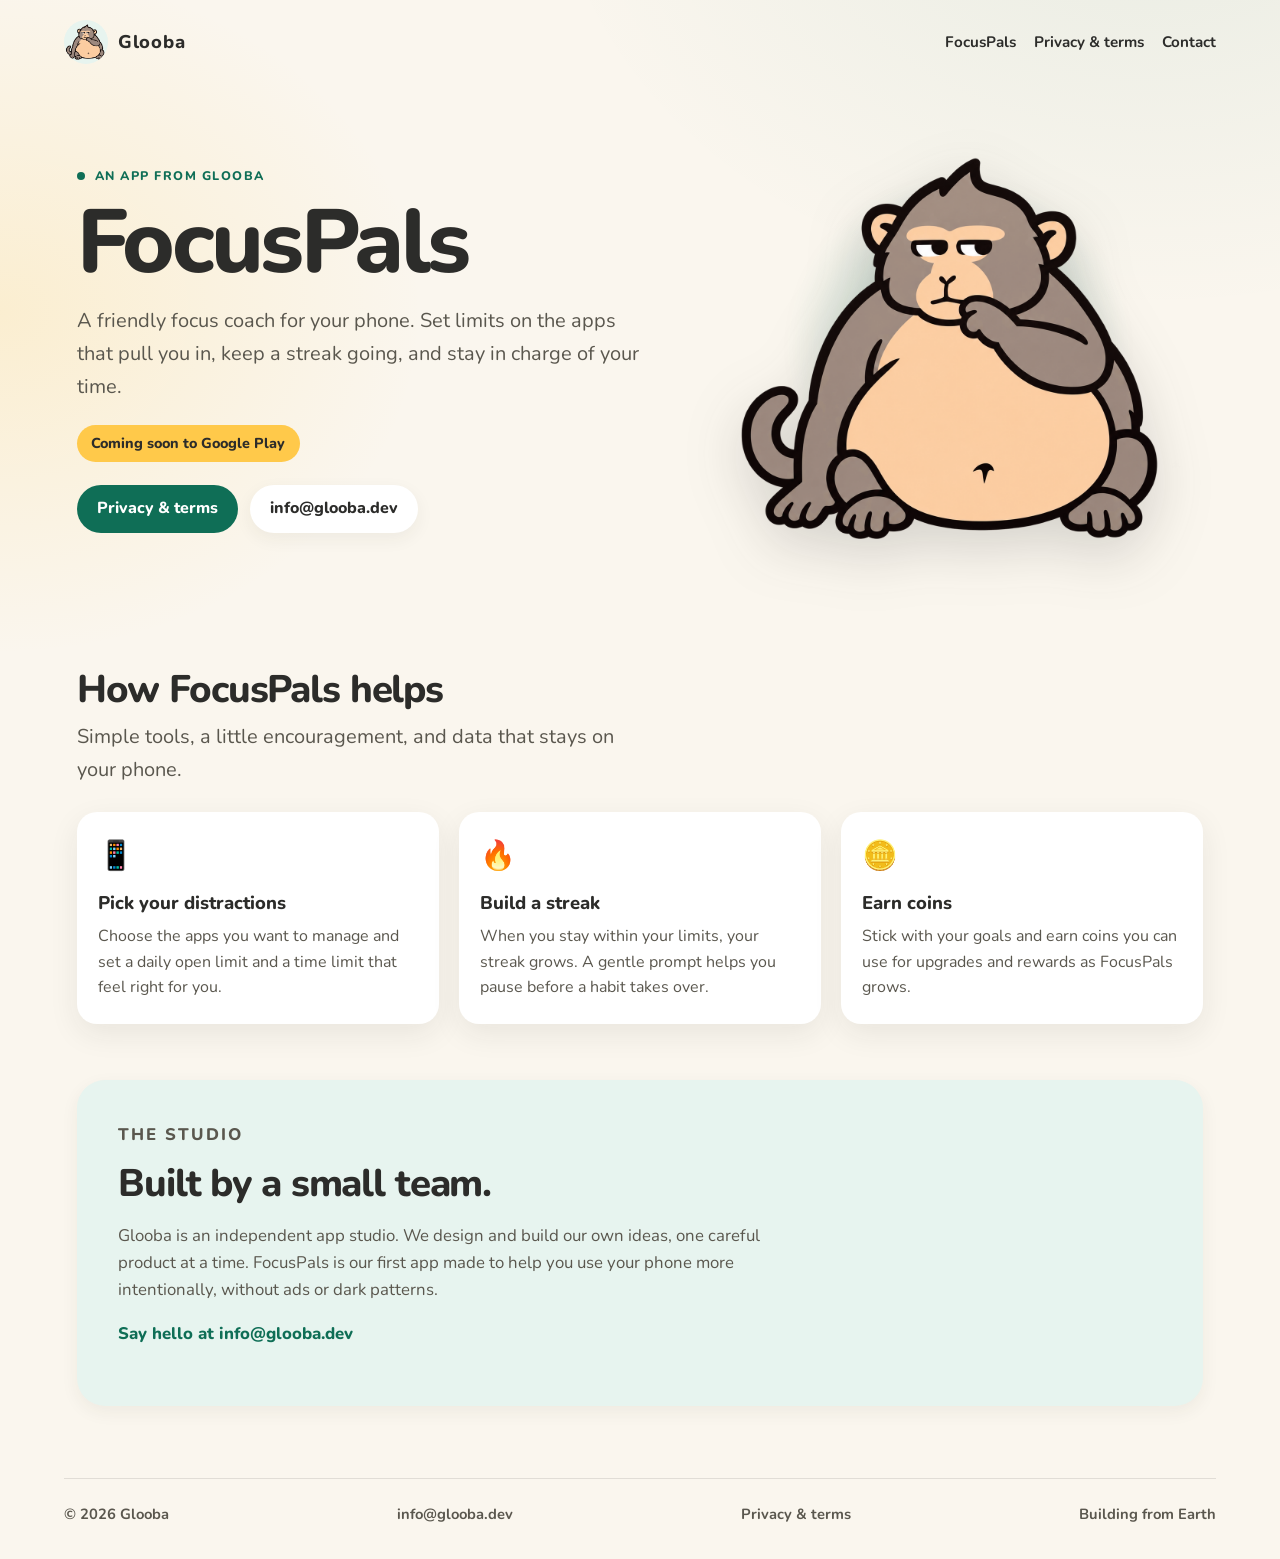
<file: index.html>
<!doctype html>
<html lang="en">
<head>
  <meta charset="utf-8" />
  <meta name="viewport" content="width=device-width, initial-scale=1, viewport-fit=cover" />
  <meta name="theme-color" content="#FAF6EE" />
  <meta name="description" content="Glooba is a small app studio. FocusPals helps you stay in charge of distracting apps, with a friendly focus coach on your phone." />
  <title>Glooba - FocusPals</title>
  <link rel="preconnect" href="https://fonts.googleapis.com" />
  <link rel="preconnect" href="https://fonts.gstatic.com" crossorigin />
  <link href="https://fonts.googleapis.com/css2?family=Nunito:ital,wght@0,400;0,600;0,700;0,800;1,400&display=swap" rel="stylesheet" />
  <link rel="stylesheet" href="styles.css" />
</head>
<body>
  <a class="skip-link" href="#main">Skip to content</a>

  <header class="site-header">
    <a class="brand" href="index.html" aria-label="Glooba home">
      <img src="glooba-mascot.png" alt="" width="48" height="48" />
      <span>Glooba</span>
    </a>
    <nav class="nav" aria-label="Primary">
      <a href="#focuspals">FocusPals</a>
      <a href="legal.html">Privacy &amp; terms</a>
      <a href="mailto:info@glooba.dev">Contact</a>
    </nav>
  </header>

  <main id="main">
    <section class="hero" id="focuspals" aria-labelledby="hero-title">
      <div class="copy">
        <p class="eyebrow"><span class="pulse" aria-hidden="true"></span> An app from Glooba</p>
        <h1 id="hero-title">FocusPals</h1>
        <p class="tagline">A friendly focus coach for your phone. Set limits on the apps that pull you in, keep a streak going, and stay in charge of your time.</p>
        <p class="soon"><span class="soon-badge">Coming soon to Google Play</span></p>
        <div class="hero-actions">
          <a class="btn btn-primary" href="legal.html">Privacy &amp; terms</a>
          <a class="btn btn-ghost" href="mailto:info@glooba.dev">info@glooba.dev</a>
        </div>
      </div>

      <div class="mascot-zone">
        <div class="mascot-glow" aria-hidden="true"></div>
        <div class="mascot-floater" id="mascotFloater">
          <img src="glooba-mascot.png" alt="Mr. Glooba, the Glooba mascot" width="520" height="520" draggable="false" />
        </div>
      </div>
    </section>

    <section class="features" aria-labelledby="features-title">
      <h2 id="features-title">How FocusPals helps</h2>
      <p class="features-lead">Simple tools, a little encouragement, and data that stays on your phone.</p>
      <ul class="feature-grid">
        <li class="feature-card">
          <span class="feature-emoji" aria-hidden="true">📱</span>
          <h3>Pick your distractions</h3>
          <p>Choose the apps you want to manage and set a daily open limit and a time limit that feel right for you.</p>
        </li>
        <li class="feature-card">
          <span class="feature-emoji" aria-hidden="true">🔥</span>
          <h3>Build a streak</h3>
          <p>When you stay within your limits, your streak grows. A gentle prompt helps you pause before a habit takes over.</p>
        </li>
        <li class="feature-card">
          <span class="feature-emoji" aria-hidden="true">🪙</span>
          <h3>Earn coins</h3>
          <p>Stick with your goals and earn coins you can use for upgrades and rewards as FocusPals grows.</p>
        </li>
      </ul>
    </section>

    <section class="studio" aria-labelledby="studio-title">
      <div class="studio-card">
        <p class="eyebrow">The studio</p>
        <h2 id="studio-title">Built by a small team.</h2>
        <p>Glooba is an independent app studio. We design and build our own ideas, one careful product at a time. FocusPals is our first app made to help you use your phone more intentionally, without ads or dark patterns.</p>
        <p><a href="mailto:info@glooba.dev">Say hello at info@glooba.dev</a></p>
      </div>
    </section>
  </main>

  <footer>
    <span>© <span id="year"></span> Glooba</span>
    <a href="mailto:info@glooba.dev">info@glooba.dev</a>
    <a href="legal.html">Privacy &amp; terms</a>
    <span class="coordinates">Building from Earth</span>
  </footer>

  <script src="script.js"></script>
</body>
</html>
</file>
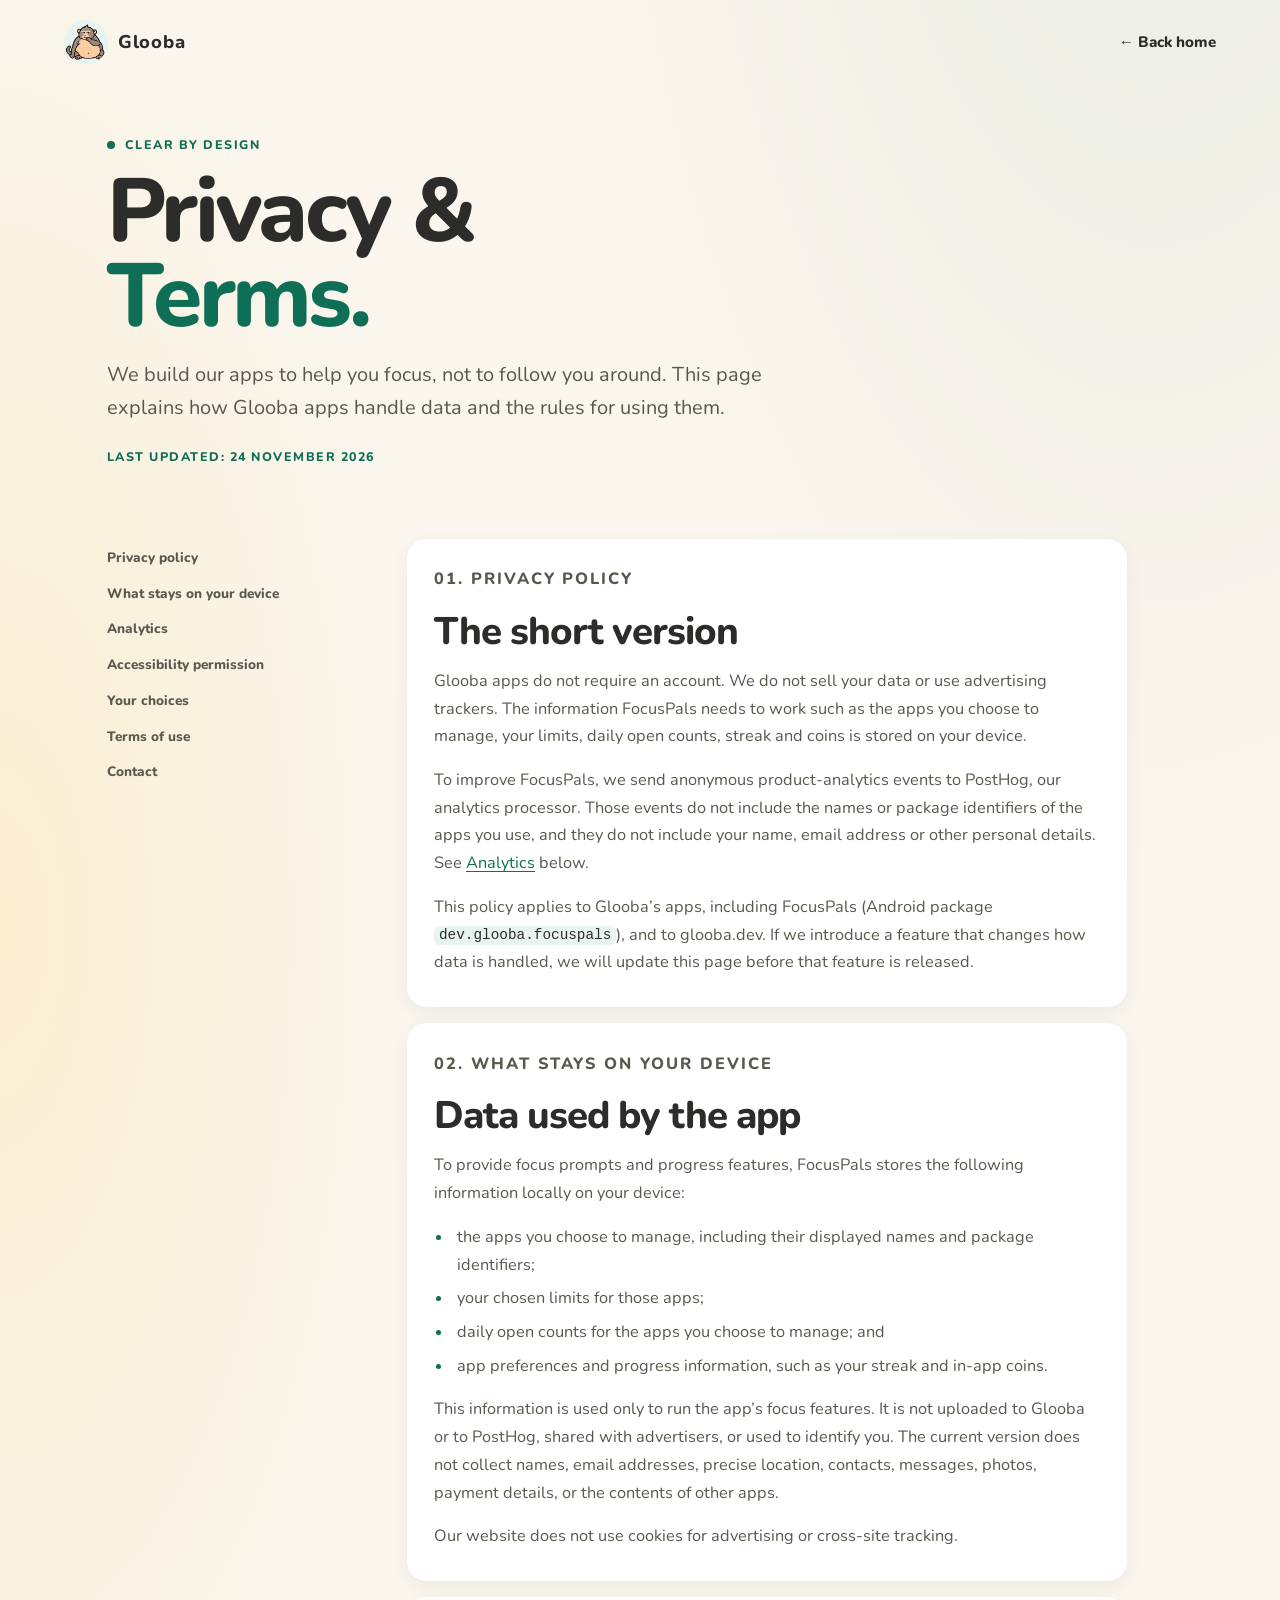
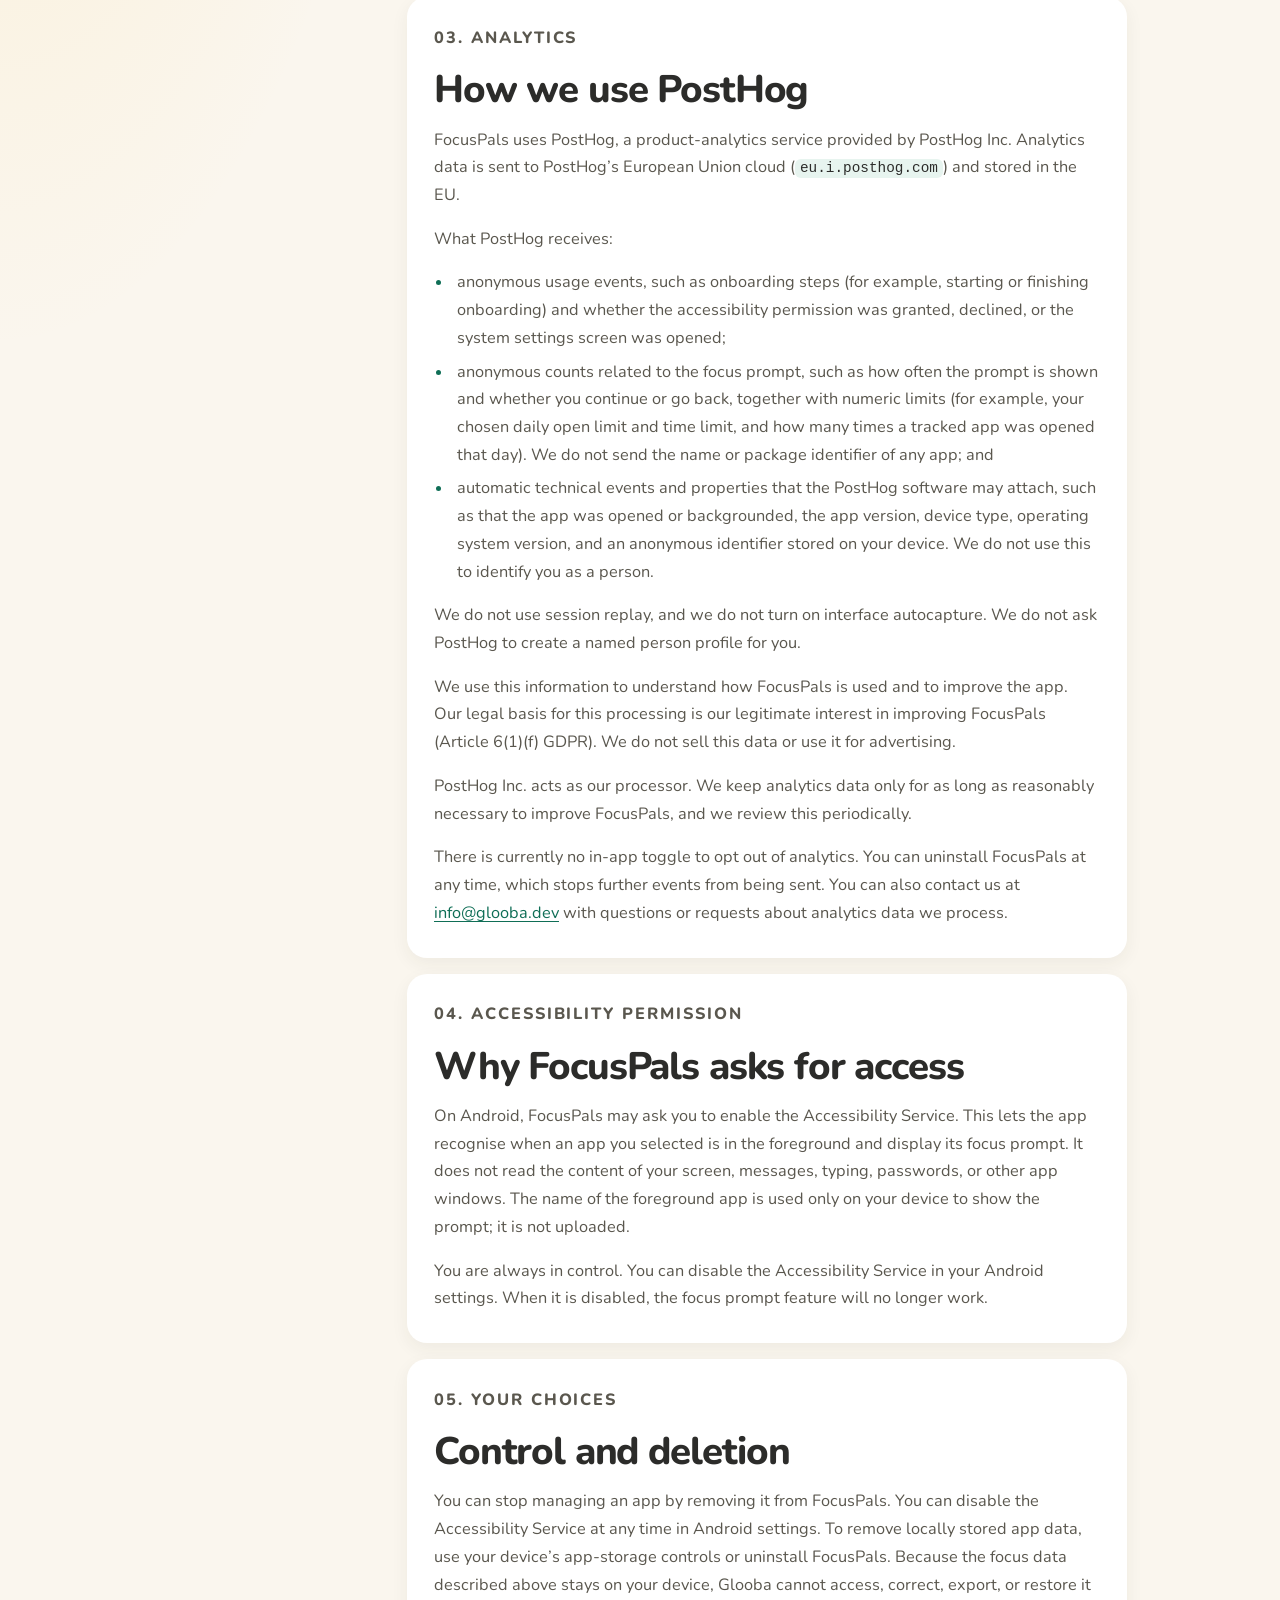
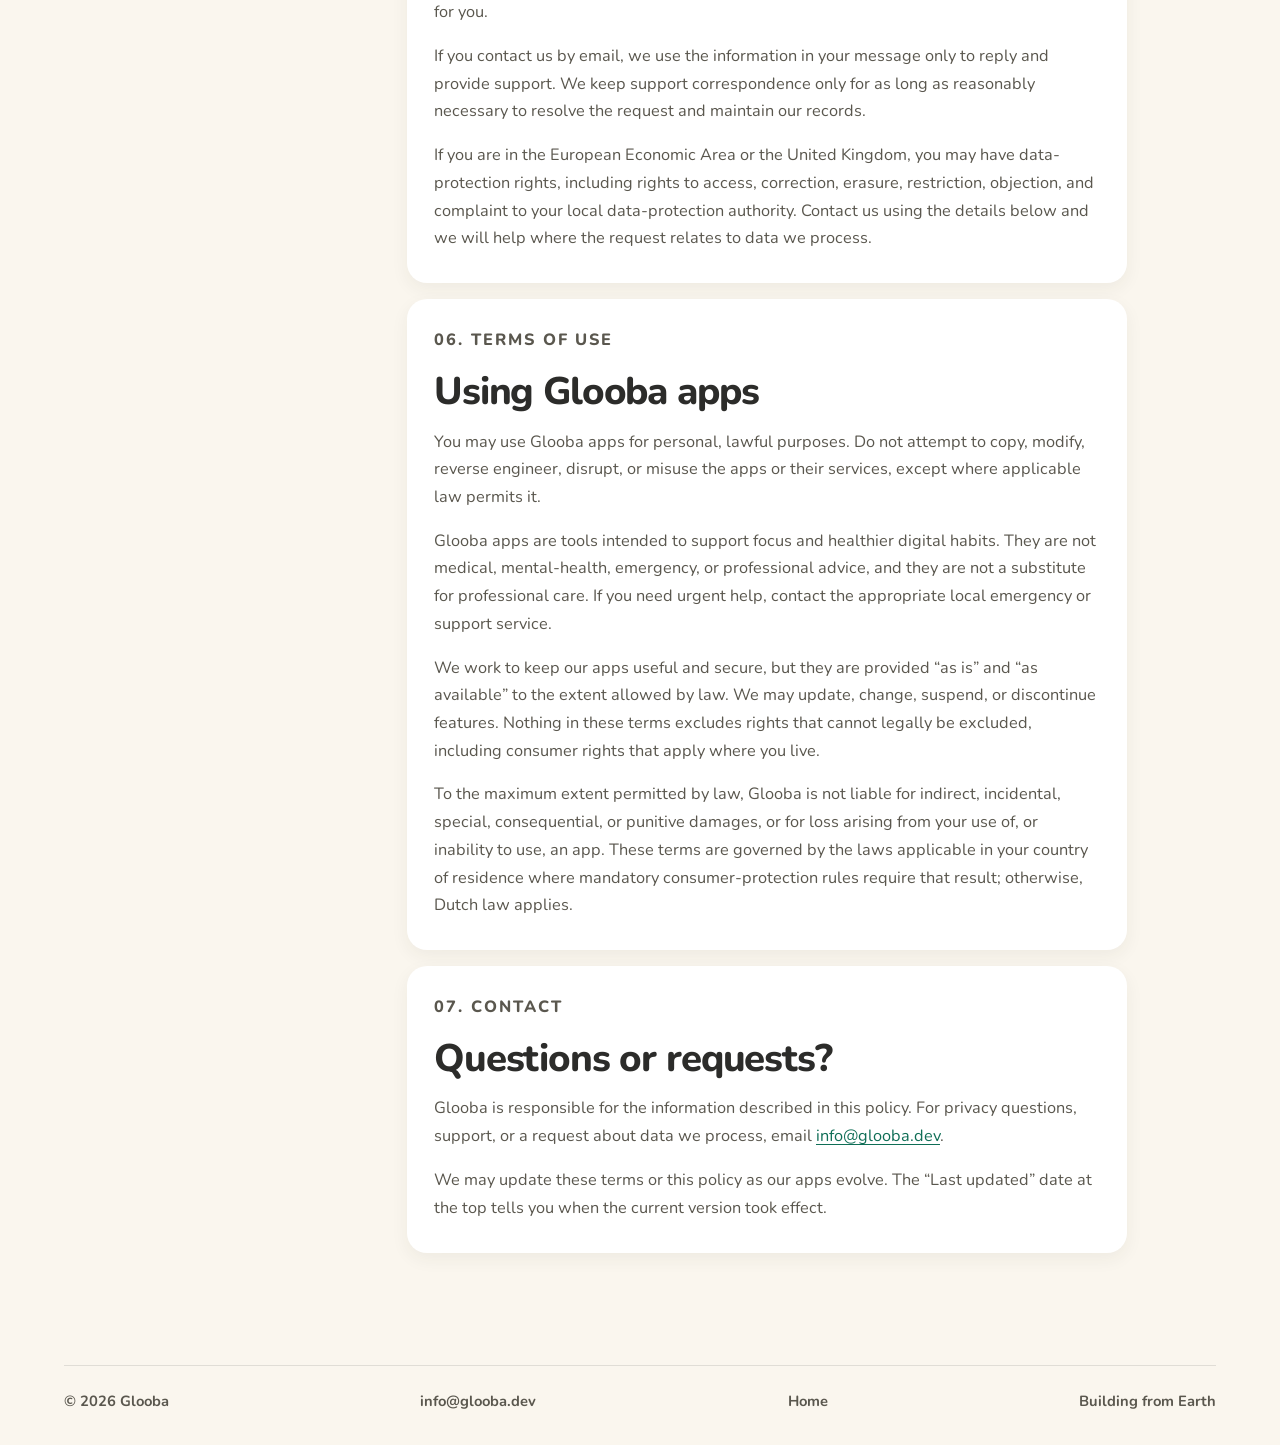
<file: legal.html>
<!doctype html>
<html lang="en">
<head>
  <meta charset="utf-8" />
  <meta name="viewport" content="width=device-width, initial-scale=1, viewport-fit=cover" />
  <meta name="theme-color" content="#FAF6EE" />
  <meta name="description" content="Privacy Policy and Terms of Use for FocusPals and other Glooba apps." />
  <title>Privacy &amp; Terms Glooba</title>
  <link rel="preconnect" href="https://fonts.googleapis.com" />
  <link rel="preconnect" href="https://fonts.gstatic.com" crossorigin />
  <link href="https://fonts.googleapis.com/css2?family=Nunito:ital,wght@0,400;0,600;0,700;0,800;1,400&display=swap" rel="stylesheet" />
  <link rel="stylesheet" href="styles.css" />
</head>
<body class="legal-page">
  <a class="skip-link" href="#main">Skip to content</a>

  <header class="site-header">
    <a class="brand" href="index.html" aria-label="Glooba home">
      <img src="glooba-mascot.png" alt="" width="48" height="48" />
      <span>Glooba</span>
    </a>
    <a class="back-link" href="index.html">← Back home</a>
  </header>

  <main id="main" class="legal-main">
    <section class="legal-hero">
      <p class="eyebrow"><span class="pulse" aria-hidden="true"></span> Clear by design</p>
      <h1>Privacy &amp;<br><span>Terms.</span></h1>
      <p class="legal-summary">We build our apps to help you focus, not to follow you around. This page explains how Glooba apps handle data and the rules for using them.</p>
      <p class="updated">LAST UPDATED: 24 NOVEMBER 2026</p>
    </section>

    <div class="legal-layout">
      <aside class="legal-nav" aria-label="On this page">
        <a href="#focuspals">Privacy policy</a>
        <a href="#data">What stays on your device</a>
        <a href="#analytics">Analytics</a>
        <a href="#permissions">Accessibility permission</a>
        <a href="#choices">Your choices</a>
        <a href="#terms">Terms of use</a>
        <a href="#contact">Contact</a>
      </aside>

      <article class="legal-content">
        <section id="focuspals">
          <p class="section-number">01. PRIVACY POLICY</p>
          <h2>The short version</h2>
          <p>Glooba apps do not require an account. We do not sell your data or use advertising trackers. The information FocusPals needs to work such as the apps you choose to manage, your limits, daily open counts, streak and coins is stored on your device.</p>
          <p>To improve FocusPals, we send anonymous product-analytics events to PostHog, our analytics processor. Those events do not include the names or package identifiers of the apps you use, and they do not include your name, email address or other personal details. See <a href="#analytics">Analytics</a> below.</p>
          <p>This policy applies to Glooba’s apps, including FocusPals (Android package <code>dev.glooba.focuspals</code>), and to glooba.dev. If we introduce a feature that changes how data is handled, we will update this page before that feature is released.</p>
        </section>

        <section id="data">
          <p class="section-number">02. WHAT STAYS ON YOUR DEVICE</p>
          <h2>Data used by the app</h2>
          <p>To provide focus prompts and progress features, FocusPals stores the following information locally on your device:</p>
          <ul>
            <li>the apps you choose to manage, including their displayed names and package identifiers;</li>
            <li>your chosen limits for those apps;</li>
            <li>daily open counts for the apps you choose to manage; and</li>
            <li>app preferences and progress information, such as your streak and in-app coins.</li>
          </ul>
          <p>This information is used only to run the app’s focus features. It is not uploaded to Glooba or to PostHog, shared with advertisers, or used to identify you. The current version does not collect names, email addresses, precise location, contacts, messages, photos, payment details, or the contents of other apps.</p>
          <p>Our website does not use cookies for advertising or cross-site tracking.</p>
        </section>

        <section id="analytics">
          <p class="section-number">03. ANALYTICS</p>
          <h2>How we use PostHog</h2>
          <p>FocusPals uses PostHog, a product-analytics service provided by PostHog Inc. Analytics data is sent to PostHog’s European Union cloud (<code>eu.i.posthog.com</code>) and stored in the EU.</p>
          <p>What PostHog receives:</p>
          <ul>
            <li>anonymous usage events, such as onboarding steps (for example, starting or finishing onboarding) and whether the accessibility permission was granted, declined, or the system settings screen was opened;</li>
            <li>anonymous counts related to the focus prompt, such as how often the prompt is shown and whether you continue or go back, together with numeric limits (for example, your chosen daily open limit and time limit, and how many times a tracked app was opened that day). We do not send the name or package identifier of any app; and</li>
            <li>automatic technical events and properties that the PostHog software may attach, such as that the app was opened or backgrounded, the app version, device type, operating system version, and an anonymous identifier stored on your device. We do not use this to identify you as a person.</li>
          </ul>
          <p>We do not use session replay, and we do not turn on interface autocapture. We do not ask PostHog to create a named person profile for you.</p>
          <p>We use this information to understand how FocusPals is used and to improve the app. Our legal basis for this processing is our legitimate interest in improving FocusPals (Article 6(1)(f) GDPR). We do not sell this data or use it for advertising.</p>
          <p>PostHog Inc. acts as our processor. We keep analytics data only for as long as reasonably necessary to improve FocusPals, and we review this periodically.</p>
          <p>There is currently no in-app toggle to opt out of analytics. You can uninstall FocusPals at any time, which stops further events from being sent. You can also contact us at <a href="mailto:info@glooba.dev">info@glooba.dev</a> with questions or requests about analytics data we process.</p>
        </section>

        <section id="permissions">
          <p class="section-number">04. ACCESSIBILITY PERMISSION</p>
          <h2>Why FocusPals asks for access</h2>
          <p>On Android, FocusPals may ask you to enable the Accessibility Service. This lets the app recognise when an app you selected is in the foreground and display its focus prompt. It does not read the content of your screen, messages, typing, passwords, or other app windows. The name of the foreground app is used only on your device to show the prompt; it is not uploaded.</p>
          <p>You are always in control. You can disable the Accessibility Service in your Android settings. When it is disabled, the focus prompt feature will no longer work.</p>
        </section>

        <section id="choices">
          <p class="section-number">05. YOUR CHOICES</p>
          <h2>Control and deletion</h2>
          <p>You can stop managing an app by removing it from FocusPals. You can disable the Accessibility Service at any time in Android settings. To remove locally stored app data, use your device’s app-storage controls or uninstall FocusPals. Because the focus data described above stays on your device, Glooba cannot access, correct, export, or restore it for you.</p>
          <p>If you contact us by email, we use the information in your message only to reply and provide support. We keep support correspondence only for as long as reasonably necessary to resolve the request and maintain our records.</p>
          <p>If you are in the European Economic Area or the United Kingdom, you may have data-protection rights, including rights to access, correction, erasure, restriction, objection, and complaint to your local data-protection authority. Contact us using the details below and we will help where the request relates to data we process.</p>
        </section>

        <section id="terms">
          <p class="section-number">06. TERMS OF USE</p>
          <h2>Using Glooba apps</h2>
          <p>You may use Glooba apps for personal, lawful purposes. Do not attempt to copy, modify, reverse engineer, disrupt, or misuse the apps or their services, except where applicable law permits it.</p>
          <p>Glooba apps are tools intended to support focus and healthier digital habits. They are not medical, mental-health, emergency, or professional advice, and they are not a substitute for professional care. If you need urgent help, contact the appropriate local emergency or support service.</p>
          <p>We work to keep our apps useful and secure, but they are provided “as is” and “as available” to the extent allowed by law. We may update, change, suspend, or discontinue features. Nothing in these terms excludes rights that cannot legally be excluded, including consumer rights that apply where you live.</p>
          <p>To the maximum extent permitted by law, Glooba is not liable for indirect, incidental, special, consequential, or punitive damages, or for loss arising from your use of, or inability to use, an app. These terms are governed by the laws applicable in your country of residence where mandatory consumer-protection rules require that result; otherwise, Dutch law applies.</p>
        </section>

        <section id="contact">
          <p class="section-number">07. CONTACT</p>
          <h2>Questions or requests?</h2>
          <p>Glooba is responsible for the information described in this policy. For privacy questions, support, or a request about data we process, email <a href="mailto:info@glooba.dev">info@glooba.dev</a>.</p>
          <p>We may update these terms or this policy as our apps evolve. The “Last updated” date at the top tells you when the current version took effect.</p>
        </section>
      </article>
    </div>
  </main>

  <footer>
    <span>© <span id="year"></span> Glooba</span>
    <a href="mailto:info@glooba.dev">info@glooba.dev</a>
    <a href="index.html">Home</a>
    <span class="coordinates">Building from Earth</span>
  </footer>

  <script src="script.js"></script>
</body>
</html>
</file>
<file: styles.css>
:root {
  --bg: #faf6ee;
  --cream: #fff8ee;
  --green: #0f6e56;
  --green-hover: #0b5a46;
  --green-soft: #e7f4ef;
  --yellow: #ffc94a;
  --yellow-soft: #ffe9b3;
  --brown: #2c2c2a;
  --muted: #5a574e;
  --line: rgba(44, 44, 42, 0.12);
  --card: #ffffff;
  --shadow: 0 10px 30px rgba(44, 44, 42, 0.08);
  --shadow-soft: 0 6px 18px rgba(44, 44, 42, 0.06);
  --radius: 20px;
  --font: "Nunito", ui-sans-serif, -apple-system, BlinkMacSystemFont, "Segoe UI", sans-serif;
  --header-h: 84px;
}

*,
*::before,
*::after { box-sizing: border-box; }

html { scroll-behavior: smooth; }

body {
  margin: 0;
  min-height: 100svh;
  background:
    radial-gradient(ellipse 80% 50% at 90% -10%, rgba(15, 110, 86, 0.08), transparent 60%),
    radial-gradient(ellipse 60% 40% at 0% 20%, rgba(255, 201, 74, 0.18), transparent 55%),
    var(--bg);
  color: var(--brown);
  font-family: var(--font);
  font-size: 1rem;
  line-height: 1.6;
  overflow-x: hidden;
}

img { max-width: 100%; height: auto; }

a { color: var(--green); text-underline-offset: 3px; }
a:hover { color: var(--green-hover); }

.skip-link {
  position: absolute;
  left: 12px;
  top: -48px;
  z-index: 20;
  background: var(--green);
  color: #fff;
  padding: 8px 14px;
  border-radius: 999px;
  font-weight: 700;
  text-decoration: none;
}
.skip-link:focus { top: 12px; color: #fff; }

.site-header,
main,
footer { position: relative; z-index: 1; }

.site-header {
  min-height: var(--header-h);
  display: flex;
  align-items: center;
  justify-content: space-between;
  gap: 16px;
  padding: 12px clamp(20px, 5vw, 72px);
}

.brand {
  display: flex;
  align-items: center;
  gap: 10px;
  color: var(--brown);
  text-decoration: none;
  font-weight: 800;
  letter-spacing: 0.04em;
  font-size: 1.15rem;
}
.brand img {
  width: 44px;
  height: 44px;
  object-fit: contain;
  border-radius: 50%;
  background: var(--green-soft);
}
.brand:hover { color: var(--green); }

.nav {
  display: flex;
  flex-wrap: wrap;
  justify-content: flex-end;
  gap: 8px 18px;
}
.nav a {
  color: var(--brown);
  text-decoration: none;
  font-weight: 700;
  font-size: 0.95rem;
}
@media (max-width: 640px) {
  .site-header {
    flex-wrap: wrap;
    align-items: center;
  }
  .nav {
    width: 100%;
    justify-content: flex-start;
    gap: 8px 16px;
  }
  .nav a { font-size: 0.9rem; }
}

.nav a:hover { color: var(--green); }

.hero {
  display: grid;
  gap: 28px;
  padding: 12px clamp(20px, 6vw, 96px) 40px;
  max-width: 1280px;
  margin: 0 auto;
  align-items: center;
}

.eyebrow {
  margin: 0 0 14px;
  display: inline-flex;
  align-items: center;
  gap: 10px;
  font-weight: 800;
  font-size: 0.78rem;
  letter-spacing: 0.12em;
  text-transform: uppercase;
  color: var(--green);
}

.pulse {
  width: 8px;
  height: 8px;
  border-radius: 50%;
  background: var(--green);
  box-shadow: 0 0 0 0 rgba(15, 110, 86, 0.5);
  animation: pulse 2.2s ease-out infinite;
}

h1 {
  margin: 0;
  font-size: clamp(3rem, 10vw, 5.6rem);
  line-height: 0.95;
  letter-spacing: -0.04em;
  font-weight: 800;
  color: var(--brown);
}

.tagline,
.intro,
.legal-summary,
.features-lead {
  color: var(--muted);
  font-size: clamp(1.05rem, 2.2vw, 1.25rem);
  line-height: 1.65;
}

.tagline { max-width: 36rem; margin: 1.15rem 0 1.4rem; }

.soon { margin: 0 0 1.4rem; }
.soon-badge {
  display: inline-block;
  background: var(--yellow);
  color: var(--brown);
  font-weight: 800;
  font-size: 0.9rem;
  padding: 0.45rem 0.9rem;
  border-radius: 999px;
}

.hero-actions {
  display: flex;
  flex-wrap: wrap;
  gap: 12px;
}

.btn {
  display: inline-flex;
  align-items: center;
  justify-content: center;
  min-height: 48px;
  padding: 0.7rem 1.25rem;
  border-radius: 999px;
  font-weight: 800;
  text-decoration: none;
  transition: transform 0.15s ease, background 0.15s ease, color 0.15s ease;
}
.btn:hover { transform: translateY(-1px); }
.btn-primary {
  background: var(--green);
  color: #fff;
}
.btn-primary:hover { background: var(--green-hover); color: #fff; }
.btn-ghost {
  background: var(--card);
  color: var(--brown);
  box-shadow: var(--shadow-soft);
}
.btn-ghost:hover { color: var(--green); }

.mascot-zone {
  position: relative;
  display: grid;
  place-items: center;
  min-height: 280px;
  order: -1;
}
.mascot-glow {
  position: absolute;
  width: 70%;
  height: 70%;
  border-radius: 50%;
  background: radial-gradient(circle, var(--yellow-soft) 0%, rgba(15, 110, 86, 0.16) 42%, transparent 70%);
  filter: blur(8px);
  z-index: 0;
}
.mascot-floater {
  position: relative;
  z-index: 1;
  width: min(72vw, 340px);
  animation: float 7s ease-in-out infinite;
}
.mascot-floater img {
  display: block;
  width: 100%;
  filter: drop-shadow(0 18px 28px rgba(44, 44, 42, 0.18));
  user-select: none;
}

.features {
  padding: 24px clamp(20px, 6vw, 96px) 48px;
  max-width: 1280px;
  margin: 0 auto;
}
.features h2,
.studio h2,
.legal-content h2 {
  margin: 0 0 0.5rem;
  font-size: clamp(1.7rem, 3.4vw, 2.4rem);
  line-height: 1.15;
  letter-spacing: -0.03em;
  font-weight: 800;
}
.features-lead { margin: 0 0 1.6rem; max-width: 36rem; }

.feature-grid {
  list-style: none;
  margin: 0;
  padding: 0;
  display: grid;
  gap: 16px;
}
.feature-card {
  background: var(--card);
  border-radius: var(--radius);
  box-shadow: var(--shadow);
  padding: 1.35rem 1.3rem 1.45rem;
}
.feature-emoji { font-size: 1.8rem; display: inline-block; margin-bottom: 0.55rem; }
.feature-card h3 {
  margin: 0 0 0.4rem;
  font-size: 1.15rem;
  font-weight: 800;
}
.feature-card p {
  margin: 0;
  color: var(--muted);
  font-size: 1rem;
}

.studio {
  padding: 8px clamp(20px, 6vw, 96px) 72px;
  max-width: 1280px;
  margin: 0 auto;
}
.studio-card {
  background: var(--green-soft);
  border-radius: 28px;
  padding: clamp(1.5rem, 4vw, 2.6rem);
  box-shadow: var(--shadow-soft);
}
.studio-card h2 { max-width: 22ch; }
.studio-card p { color: var(--muted); font-size: 1.05rem; max-width: 42rem; }
.studio-card a { font-weight: 800; text-decoration: none; }
.studio-card a:hover { text-decoration: underline; }

footer {
  display: flex;
  flex-wrap: wrap;
  align-items: center;
  justify-content: space-between;
  gap: 12px 24px;
  margin: 0 clamp(20px, 5vw, 72px);
  padding: 24px 0 32px;
  border-top: 1px solid var(--line);
  color: var(--muted);
  font-weight: 700;
  font-size: 0.92rem;
}
footer a {
  color: var(--muted);
  text-decoration: none;
}
footer a:hover { color: var(--green); }

/* Legal */
.back-link {
  color: var(--brown);
  text-decoration: none;
  font-weight: 800;
  font-size: 0.95rem;
}
.back-link:hover { color: var(--green); }

.legal-main {
  max-width: 1220px;
  margin: 0 auto;
  padding: 12px clamp(20px, 6vw, 96px) 96px;
}
.legal-hero { max-width: 42rem; padding: 20px 0 48px; }
.legal-hero h1 span { color: var(--green); }
.legal-summary { margin: 1.2rem 0 1.4rem; }
.updated {
  margin: 0;
  font-weight: 800;
  font-size: 0.78rem;
  letter-spacing: 0.12em;
  text-transform: uppercase;
  color: var(--green);
}

.legal-layout {
  display: grid;
  gap: 28px;
  align-items: start;
}
.legal-nav {
  display: grid;
  grid-template-columns: repeat(2, minmax(0, 1fr));
  gap: 10px 16px;
  padding: 16px 0;
  border-top: 1px solid var(--line);
  border-bottom: 1px solid var(--line);
}
.legal-nav a {
  color: var(--muted);
  text-decoration: none;
  font-weight: 800;
  font-size: 0.85rem;
}
.legal-nav a:hover { color: var(--green); }

.legal-content section {
  background: var(--card);
  border-radius: var(--radius);
  box-shadow: var(--shadow-soft);
  padding: 1.4rem 1.25rem 1.6rem;
  margin-bottom: 16px;
  scroll-margin-top: 24px;
}
.section-number {
  margin: 0 0 10px;
  font-weight: 800;
  font-size: 0.75rem;
  letter-spacing: 0.12em;
  text-transform: uppercase;
  color: var(--green);
}
.legal-content h2 { margin: 0 0 14px; }
.legal-content p,
.legal-content li {
  color: var(--muted);
  font-size: 1.02rem;
  line-height: 1.7;
}
.legal-content p { margin: 0 0 1rem; }
.legal-content p:last-child { margin-bottom: 0; }
.legal-content ul { margin: 0 0 1rem; padding-left: 1.2rem; }
.legal-content li { padding-left: 4px; margin: 6px 0; }
.legal-content li::marker { color: var(--green); }
.legal-content code {
  font-family: ui-monospace, SFMono-Regular, Menlo, Consolas, monospace;
  font-size: 0.88em;
  background: var(--green-soft);
  color: var(--brown);
  padding: 0.1em 0.35em;
  border-radius: 6px;
}

@keyframes float {
  0%, 100% { transform: translateY(-6px); }
  50% { transform: translateY(10px); }
}
@keyframes pulse {
  0% { box-shadow: 0 0 0 0 rgba(15, 110, 86, 0.45); }
  70% { box-shadow: 0 0 0 10px rgba(15, 110, 86, 0); }
  100% { box-shadow: 0 0 0 0 rgba(15, 110, 86, 0); }
}

@media (min-width: 800px) {
  .hero {
    grid-template-columns: minmax(0, 1.1fr) minmax(280px, 0.9fr);
    min-height: auto;
    padding-top: 36px;
    padding-bottom: 64px;
    gap: 3vw;
    padding-top: 24px;
    padding-bottom: 56px;
  }
  .mascot-floater { width: min(38vw, 480px); }
  .mascot-zone { min-height: 480px; order: 0; }
  .feature-grid { grid-template-columns: repeat(3, minmax(0, 1fr)); gap: 20px; }
  .legal-layout { grid-template-columns: 200px minmax(0, 720px); gap: clamp(36px, 8vw, 100px); }
  .legal-nav {
    position: sticky;
    top: 24px;
    grid-template-columns: 1fr;
    gap: 14px;
    padding: 8px 0 0;
    border: 0;
  }
  .legal-content section { padding: 1.7rem 1.7rem 1.9rem; }
  .legal-hero { padding: 36px 0 72px; }
}

@media (prefers-reduced-motion: reduce) {
  html { scroll-behavior: auto; }
  .mascot-floater,
  .pulse { animation: none !important; }
  .btn { transition: none; }
}

@media (prefers-contrast: more) {
  :root { --muted: #3a3934; --line: rgba(44, 44, 42, 0.4); }
  .feature-card,
  .legal-content section,
  .studio-card { outline: 2px solid var(--brown); }
}
</file>
